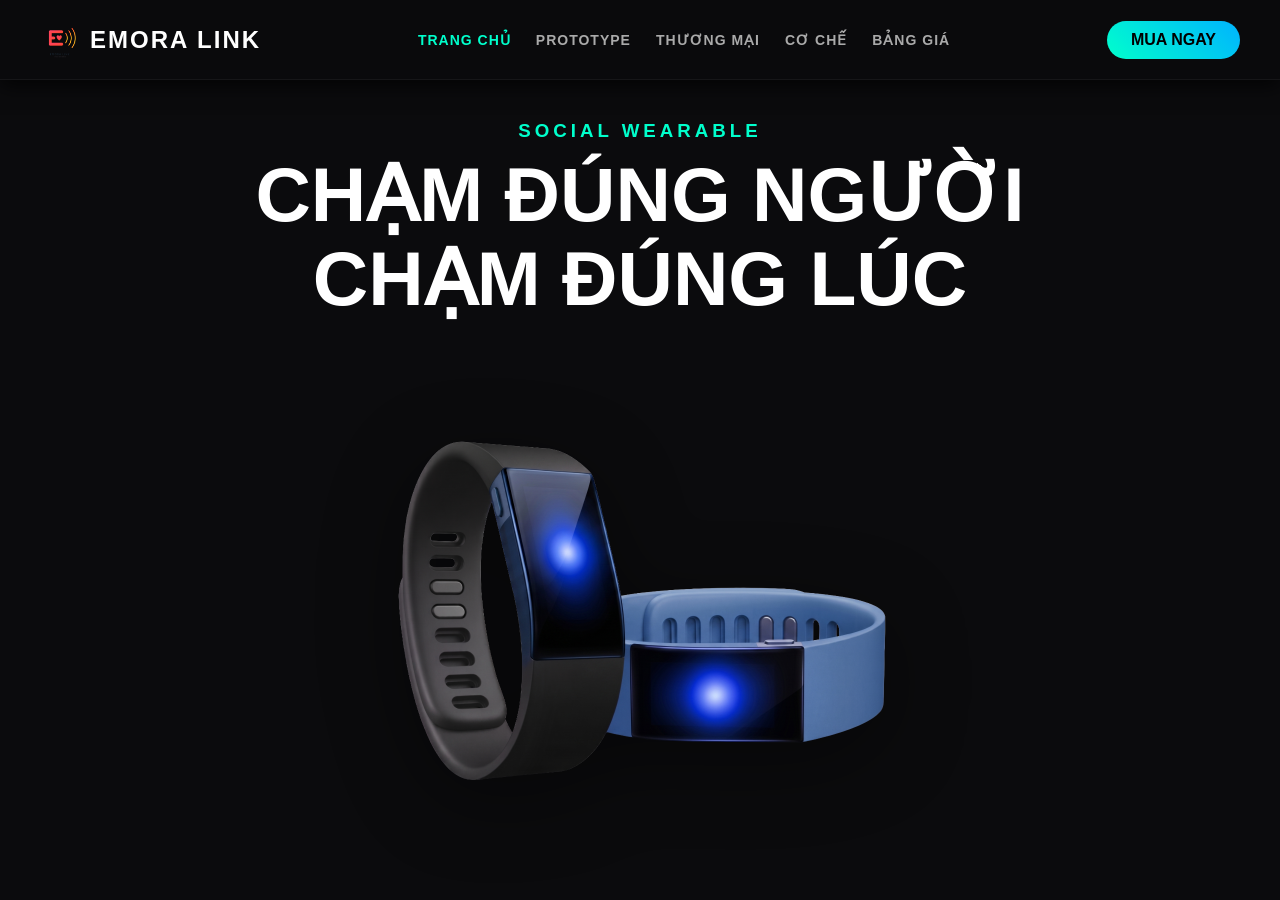
<file: index.html>
<!DOCTYPE html>
<html lang="vi">
<head>
    <meta charset="UTF-8">
    <meta name="viewport" content="width=device-width, initial-scale=1.0">
    <title>Tổng Quan - EMORA LINK</title>
    <link rel="stylesheet" href="style.css">
    <link rel="icon" href="img/logo.ico" type="image/x-icon">
</head>
<body>
    <header>
        <a href="index.html" class="logo-box">
            <img src="img/logo.png" alt="Logo">
            <span>EMORA LINK</span>
        </a>
        <nav id="main-nav">
            <a href="index.html">Trang chủ</a>
            <a href="prototype.html">Prototype</a>
            <a href="thuong-mai.html">Thương Mại</a>
            <a href="co-che.html">Cơ Chế</a>
            <a href="bang-gia.html">Bảng Giá</a>
        </nav>
        <a href="bang-gia.html" class="btn-buy">MUA NGAY</a>
    </header>

    <div class="fullpage-wrapper">
        <div class="sections-container" id="sections-container">
            
            <!-- TRANG 1: HERO -->
            <div class="section active">
                <div class="epic-layout">
                    <h3 style="color: var(--neon-cyan); letter-spacing: 4px; margin-bottom: 10px;">SOCIAL WEARABLE</h3>
                    <h1 style="font-size: clamp(3rem, 6vw, 5rem); font-weight: 900; line-height: 1.1; margin-bottom: 20px; text-transform: uppercase;">Chạm đúng người<br>Chạm đúng lúc</h1>
                    <img src="img/watch_blue.png" class="main-img floating" alt="EMORA LINK">
                </div>
            </div>

            <!-- TRANG 2: THỰC TRẠNG VĨ MÔ (ĐÃ THAY ẢNH BẰNG VIDEO) -->
            <div class="section">
                <div class="split-layout">
                    <div class="col-img">
                        <!-- Thẻ Video thay thế cho ảnh -->
                        <video src="video/noi-co-don.mp4" class="main-video" autoplay loop muted playsinline></video>
                    </div>
                    <div class="col-text text-left">
                        <h3 style="color: #ff9900;">BỐI CẢNH XÃ HỘI</h3>
                        <h2>CÔ ĐƠN GIỮA THỜI ĐẠI SỐ</h2>
                        <ul class="list-info">
                            <li>Trong kỷ nguyên số, khi mạng xã hội ảo lên ngôi, người trẻ lại càng dễ rơi vào trạng thái cô đơn giữa đám đông.</li>
                            <li>Theo WHO, <strong>16% dân số thế giới</strong> từng trải qua cô đơn, biến đây thành vấn đề sức khỏe cộng đồng toàn cầu.</li>
                            <li>Nghịch lý là sự cô lập gia tăng giữa thời đại công nghệ. Ví dụ như ứng dụng Sileme ở Trung Quốc chuyên gửi cảnh báo nếu người sống một mình không xác nhận an toàn.</li>
                        </ul>
                    </div>
                </div>
            </div>

            <!-- TRANG 3: THỰC TRẠNG VI MÔ & KHẢO SÁT -->
            <div class="section">
                <div class="split-layout">
                    <div class="col-text text-left">
                        <h3 style="color: var(--neon-cyan);">VẤN ĐỀ CỦA GEN Z</h3>
                        <h2>NỖI SỢ SỰ GƯỢNG GẠO</h2>
                        <ul class="list-info">
                            <li><strong>53% sinh viên</strong> gặp khó khăn khi bắt chuyện với người lạ ở nơi đông người.</li>
                            <li><strong>69% bày tỏ mong muốn</strong> có công cụ nhận diện người chung sở thích để dễ kết nối.</li>
                            <li>Theo đại diện Công ty Mộc Phát: <em>"Rào cản lớn nhất của các bạn trẻ là nỗi sợ sự gượng gạo, dẫn đến việc chọn cách an toàn nhất là cắm mặt vào điện thoại"</em>.</li>
                            <li><strong>Giải pháp:</strong> EMORA LINK đóng vai trò như 1 chất xúc tác giúp giảm rào cản tâm lý ban đầu.</li>
                        </ul>
                        
                        <!-- Link xem toàn bộ khảo sát -->
                        <a href="https://docs.google.com/forms/d/1mPF1oWNkUTOFIFxZSbmr8eJjEkjFWpYO9R8rcoPGiXM/edit#responses"
   class="survey-link"
   target="_blank"
   rel="noopener noreferrer">
                            <span class="icon">📊</span> Nhấn vào đây để xem toàn bộ khảo sát
                        </a>
                    </div>
                    
                    <!-- GALLERY TƯƠNG TÁC: 1 VIDEO LỚN + 3 BIỂU ĐỒ NHỎ -->
                    <div class="col-gallery">
                        <!-- Video Lớn -->
                        <div class="main-display">
                            <video id="main-video" src="video/noi-so.mp4" autoplay loop muted playsinline></video>
                            <button id="mute-toggle" class="mute-btn">🔇 Bật âm thanh</button>
                        </div>
                        
                        <!-- 3 Biểu Đồ Nhỏ bằng CSS -->
                        <div class="thumbnail-track">
                            <!-- Biểu đồ 1: Mức độ khó -->
                            <div class="mini-chart-box" title="53% Gặp khó khăn">
                                <div class="mini-donut" style="background: conic-gradient(var(--neon-blue) 0% 16%, var(--neon-magenta) 16% 53%, #ff9900 53% 85%, var(--neon-cyan) 85% 100%); box-shadow: 0 0 15px var(--neon-magenta);">
                                    <div class="mini-donut-inner">53%</div>
                                </div>
                                <div class="mini-chart-title">Gặp<br>khó khăn</div>
                            </div>

                            <!-- Biểu đồ 2: Mong muốn công cụ -->
                            <div class="mini-chart-box" title="69% Cần công cụ">
                                <div class="mini-donut" style="background: conic-gradient(var(--neon-blue) 0% 69%, #ff9900 69% 86%, var(--neon-magenta) 86% 100%); box-shadow: 0 0 15px var(--neon-blue);">
                                    <div class="mini-donut-inner">69%</div>
                                </div>
                                <div class="mini-chart-title">Cần<br>công cụ</div>
                            </div>

                            <!-- Biểu đồ 3: Đối tượng (Năm 1-2) -->
                            <div class="mini-chart-box" title="55% Là Sinh viên Năm 1-2">
                                <div class="mini-donut" style="background: conic-gradient(var(--neon-blue) 0% 29%, var(--neon-magenta) 29% 55%, #ff9900 55% 79%, var(--neon-cyan) 79% 100%); box-shadow: 0 0 15px var(--neon-cyan);">
                                    <div class="mini-donut-inner">55%</div>
                                </div>
                                <div class="mini-chart-title">SV Năm<br>1 & 2</div>
                            </div>
                        </div>
                    </div>
                </div>
            </div>
            </div>
        </div>
    </div>
    <script src="script.js"></script>
</body>
</html>
</file>
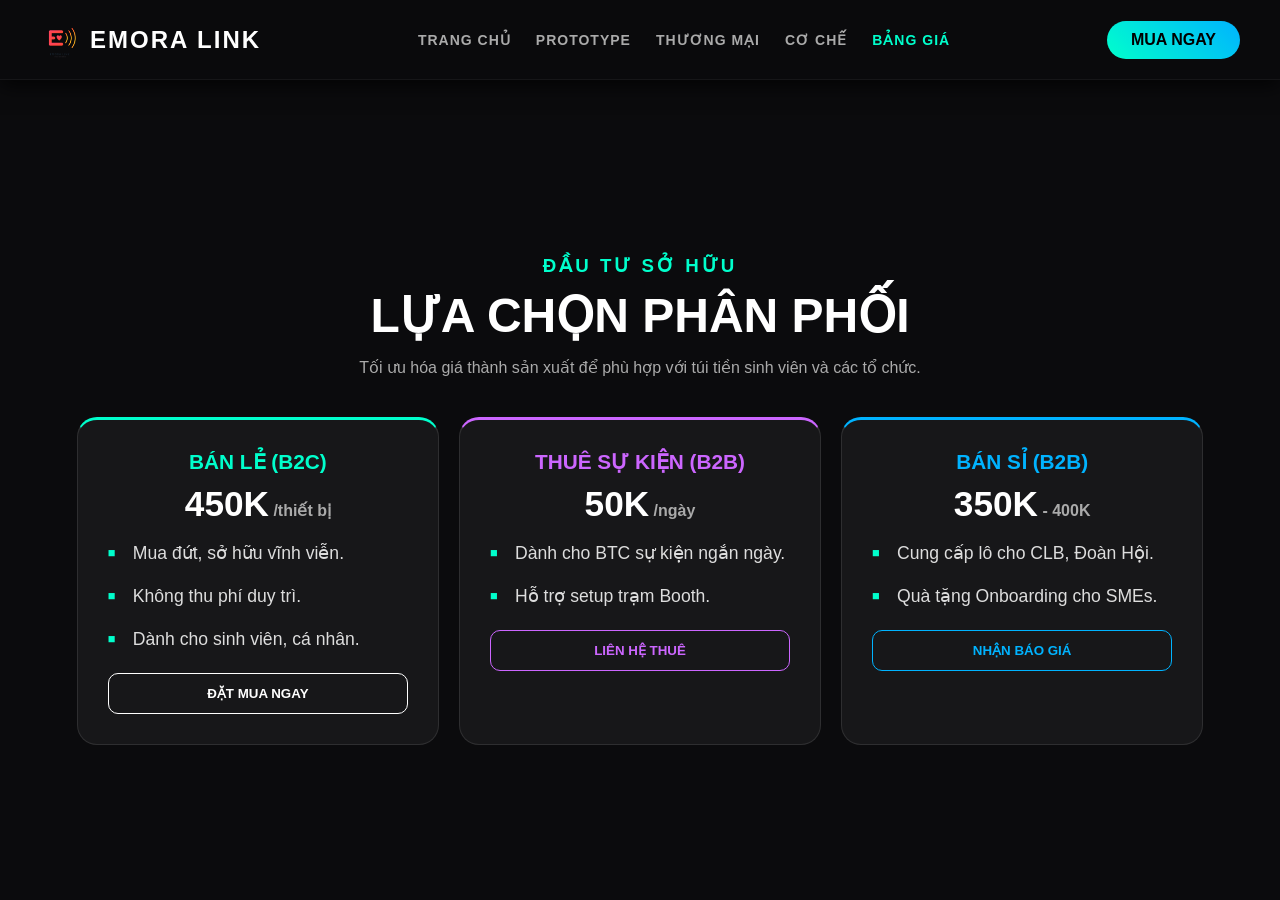
<file: bang-gia.html>
<!DOCTYPE html>
<html lang="vi">
<head>
    <meta charset="UTF-8">
    <title>Bảng Giá - EMORA LINK</title>
    <link rel="stylesheet" href="style.css">
    <link rel="icon" href="img/logo.ico" type="image/x-icon">
    <style>
        .price-wrapper { display: flex; flex-wrap: wrap; gap: 20px; width: 100%; max-width: 1200px; margin-top: 10px;}
        .price-card { background: var(--glass-bg); border: 1px solid rgba(255,255,255,0.1); padding: 30px; border-radius: 20px; flex: 1; min-width: 250px; transition: 0.3s;}
        .price-card:hover { background: rgba(255,255,255,0.08); transform: translateY(-5px);}
        .price-card h4 { font-size: 1.3rem; margin-bottom: 10px;}
        .price-val { font-size: 2.2rem; font-weight: bold; margin-bottom: 15px;}
        .btn-outline { width: 100%; padding: 12px; background: transparent; border: 1px solid #fff; color: #fff; border-radius: 10px; cursor: pointer; font-weight: bold; transition: 0.3s;}
        .btn-outline:hover { background: #fff; color: #000;}
    </style>
</head>
<body>
    <header>
        <a href="index.html" class="logo-box"><img src="img/logo.png" alt="Logo"><span>EMORA LINK</span></a>
        <nav id="main-nav">
            <a href="index.html">Trang chủ</a><a href="prototype.html">Prototype</a>
            <a href="thuong-mai.html">Thương Mại</a><a href="co-che.html">Cơ Chế</a>
            <a href="bang-gia.html">Bảng Giá</a>
        </nav>
        <a href="bang-gia.html" class="btn-buy">MUA NGAY</a>
    </header>

    <div class="fullpage-wrapper">
        <div class="sections-container" id="sections-container">
            <div class="section">
                <div class="epic-layout">
                    <h3 style="color: var(--neon-cyan); letter-spacing: 3px; margin-bottom: 10px;">ĐẦU TƯ SỞ HỮU</h3>
                    <h2 style="font-size: 3rem; margin-bottom: 15px;">LỰA CHỌN PHÂN PHỐI</h2>
                    <p style="color: #aaa; margin-bottom: 30px;">Tối ưu hóa giá thành sản xuất để phù hợp với túi tiền sinh viên và các tổ chức.</p>
                    
                    <div class="price-wrapper">
                        <div class="price-card" style="border-top: 3px solid var(--neon-cyan);">
                            <h4 style="color: var(--neon-cyan);">BÁN LẺ (B2C)</h4>
                            <div class="price-val">450K<span style="font-size: 1rem; color:#aaa"> /thiết bị</span></div>
                            <ul class="list-info" style="text-align: left;">
                                <li>Mua đứt, sở hữu vĩnh viễn.</li>
                                <li>Không thu phí duy trì.</li>
                                <li>Dành cho sinh viên, cá nhân.</li>
                            </ul>
                            <button class="btn-outline">ĐẶT MUA NGAY</button>
                        </div>
                        
                        <div class="price-card" style="border-top: 3px solid var(--neon-magenta);">
                            <h4 style="color: var(--neon-magenta);">THUÊ SỰ KIỆN (B2B)</h4>
                            <div class="price-val">50K<span style="font-size: 1rem; color:#aaa"> /ngày</span></div>
                            <ul class="list-info" style="text-align: left;">
                                <li>Dành cho BTC sự kiện ngắn ngày.</li>
                                <li>Hỗ trợ setup trạm Booth.</li>
                            </ul>
                            <button class="btn-outline" style="border-color: var(--neon-magenta); color: var(--neon-magenta);">LIÊN HỆ THUÊ</button>
                        </div>

                        <div class="price-card" style="border-top: 3px solid var(--neon-blue);">
                            <h4 style="color: var(--neon-blue);">BÁN SỈ (B2B)</h4>
                            <div class="price-val">350K<span style="font-size: 1rem; color:#aaa"> - 400K</span></div>
                            <ul class="list-info" style="text-align: left;">
                                <li>Cung cấp lô cho CLB, Đoàn Hội.</li>
                                <li>Quà tặng Onboarding cho SMEs.</li>
                            </ul>
                            <button class="btn-outline" style="border-color: var(--neon-blue); color: var(--neon-blue);">NHẬN BÁO GIÁ</button>
                        </div>
                    </div>
                </div>
            </div>
        </div>
    </div>
    <script src="script.js"></script>
</body>
</html>
</file>
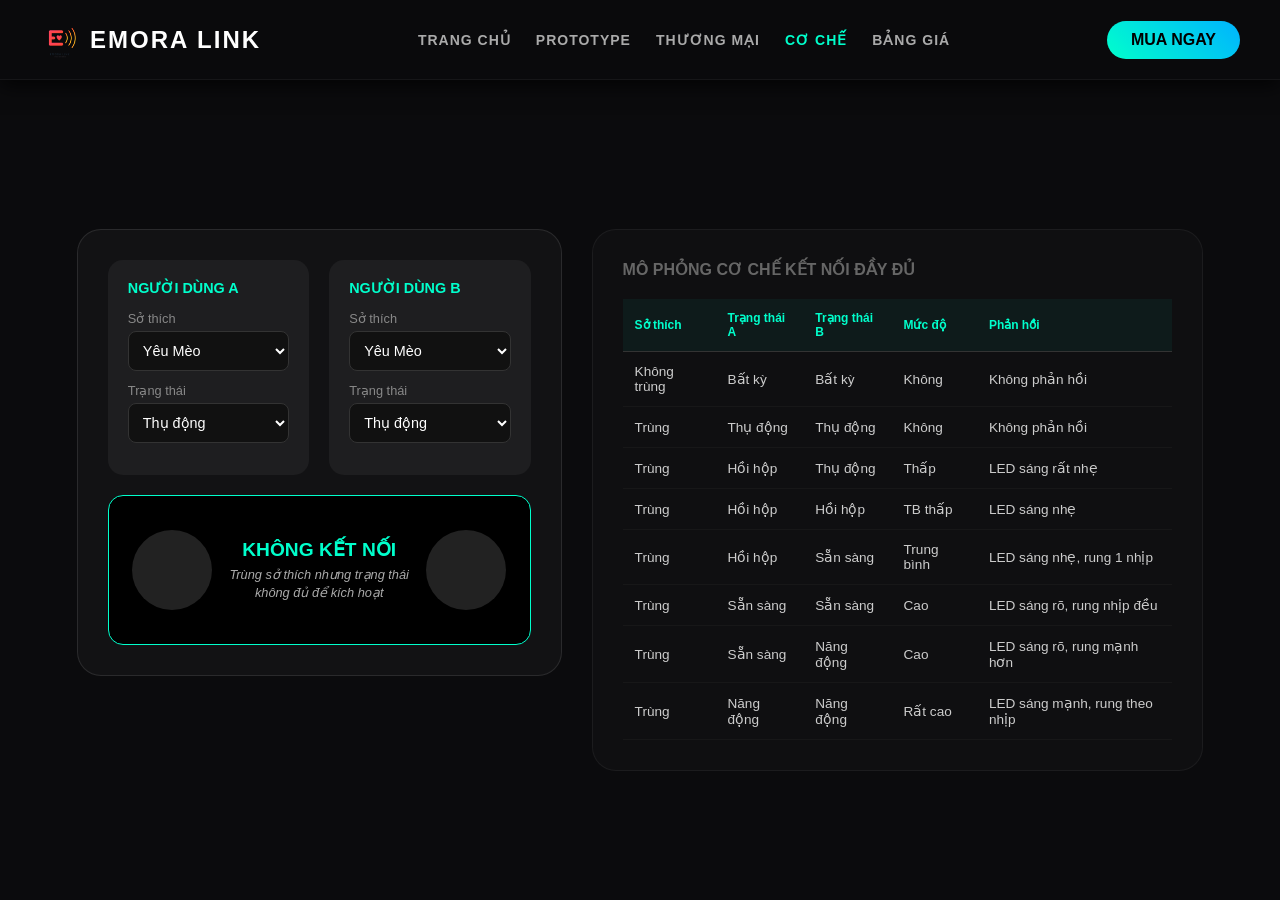
<file: co-che.html>
<!DOCTYPE html>
<html lang="vi">
<head>
    <meta charset="UTF-8">
    <meta name="viewport" content="width=device-width, initial-scale=1.0">
    <title>Cơ Chế - EMORA LINK</title>
    <link rel="stylesheet" href="style.css">
    <link rel="icon" href="img/logo.ico" type="image/x-icon">
    <style>
        /* --- DASHBOARD DASHBOARD 2 CỘT TỐI ƯU --- */
        .dashboard-container {
            display: flex;
            width: 100%;
            max-width: 1500px;
            gap: 30px;
            align-items: flex-start;
            margin-top: 20px;
        }

        .simulator-sidebar {
            flex: 1;
            background: rgba(255, 255, 255, 0.03);
            padding: 30px;
            border-radius: 24px;
            border: 1px solid rgba(255, 255, 255, 0.1);
            display: flex;
            flex-direction: column;
            gap: 20px;
        }

        .user-config-grid {
            display: grid;
            grid-template-columns: 1fr 1fr;
            gap: 20px;
        }

        .user-panel {
            background: rgba(255, 255, 255, 0.05);
            padding: 20px;
            border-radius: 15px;
        }

        .user-panel h4 {
            color: var(--neon-cyan);
            font-size: 0.9rem;
            margin-bottom: 15px;
            text-transform: uppercase;
        }

        .select-group { margin-bottom: 12px; }
        .select-group label { display: block; color: #888; font-size: 0.8rem; margin-bottom: 5px; }
        
        select {
            width: 100%;
            padding: 10px;
            background: #111;
            color: #fff;
            border: 1px solid #333;
            border-radius: 8px;
            font-size: 0.9rem;
            cursor: pointer;
        }

        .display-screen {
            background: #000;
            border-radius: 15px;
            border: 1px solid var(--neon-cyan);
            padding: 20px;
            display: flex;
            align-items: center;
            justify-content: space-around;
            min-height: 150px;
        }

        .device-node {
            width: 80px; height: 80px;
            background: #222;
            border-radius: 50%;
            display: flex; align-items: center; justify-content: center;
            transition: 0.3s;
        }

        .led-active {
            width: 22px; height: 22px;
            background: var(--neon-cyan);
            border-radius: 50%;
            opacity: 0;
            transition: 0.5s;
        }

        .status-info { text-align: center; max-width: 200px; }
        .status-info h5 { font-size: 1.2rem; color: var(--neon-cyan); margin-bottom: 5px; text-transform: uppercase; }
        .status-info p { font-size: 0.8rem; color: #aaa; font-style: italic; line-height: 1.4; }

        .table-data-side {
            flex: 1.3;
            background: rgba(255, 255, 255, 0.02);
            padding: 30px;
            border-radius: 24px;
            border: 1px solid rgba(255, 255, 255, 0.05);
            max-height: 85vh;
            overflow-y: auto;
        }

        .table-data-side h3 {
            font-size: 1rem;
            color: #666;
            margin-bottom: 20px;
            text-transform: uppercase;
        }

        .huawei-table {
            width: 100%;
            border-collapse: collapse;
        }

        .huawei-table th {
            text-align: left;
            padding: 12px;
            color: var(--neon-cyan);
            font-size: 0.75rem;
            border-bottom: 1px solid #333;
            background: rgba(0, 255, 204, 0.05);
        }

        .huawei-table td {
            padding: 12px;
            color: #ccc;
            font-size: 0.85rem;
            border-bottom: 1px solid rgba(255,255,255,0.03);
        }

        .huawei-table tr:hover td { color: #fff; background: rgba(255,255,255,0.03); }

        @keyframes vibrate-mild { 0%, 100% { transform: translate(0); } 25% { transform: translate(-1px, 1px); } 75% { transform: translate(1px, -1px); } }
        @keyframes vibrate-strong { 0%, 100% { transform: translate(0); } 25% { transform: translate(-3px, 3px); } 75% { transform: translate(3px, -3px); } }
        
        .vibrating-mild { animation: vibrate-mild 0.15s linear infinite; }
        .vibrating-strong { animation: vibrate-strong 0.1s linear infinite; }

        @media (max-width: 1100px) {
            .dashboard-container { flex-direction: column; }
            .simulator-sidebar, .table-data-side { width: 100%; }
        }
    </style>
</head>
<body>
    <header>
        <a href="index.html" class="logo-box"><img src="img/logo.png" alt="Logo"><span>EMORA LINK</span></a>
        <nav id="main-nav">
            <a href="index.html">Trang chủ</a><a href="prototype.html">Prototype</a>
            <a href="thuong-mai.html">Thương Mại</a><a href="co-che.html" class="active-link">Cơ Chế</a>
            <a href="bang-gia.html">Bảng Giá</a>
        </nav>
        <a href="bang-gia.html" class="btn-buy">MUA NGAY</a>
    </header>

    <div class="fullpage-wrapper">
        <div class="sections-container" id="sections-container">
            
            <div class="section">
                <div class="dashboard-container">
                    
                    <!-- CỘT TRÁI: BỘ MÔ PHỎNG (ĐÃ NÂNG CẤP LOGIC) -->
                    <div class="simulator-sidebar">
                        <div class="user-config-grid">
                            <div class="user-panel">
                                <h4>NGƯỜI DÙNG A</h4>
                                <div class="select-group">
                                    <label>Sở thích</label>
                                    <select id="hobby-a">
                                        <option value="cat">Yêu Mèo</option>
                                        <option value="book">Yêu Sách</option>
                                    </select>
                                </div>
                                <div class="select-group">
                                    <label>Trạng thái</label>
                                    <select id="state-a">
                                        <option value="passive">Thụ động</option>
                                        <option value="nervous">Hồi hộp</option>
                                        <option value="ready">Sẵn sàng</option>
                                        <option value="active">Năng động</option>
                                    </select>
                                </div>
                            </div>
                            <div class="user-panel">
                                <h4>NGƯỜI DÙNG B</h4>
                                <div class="select-group">
                                    <label>Sở thích</label>
                                    <select id="hobby-b">
                                        <option value="cat">Yêu Mèo</option>
                                        <option value="music">Yêu Nhạc</option>
                                    </select>
                                </div>
                                <div class="select-group">
                                    <label>Trạng thái</label>
                                    <select id="state-b">
                                        <option value="passive">Thụ động</option>
                                        <option value="nervous">Hồi hộp</option>
                                        <option value="ready">Sẵn sàng</option>
                                        <option value="active">Năng động</option>
                                    </select>
                                </div>
                            </div>
                        </div>

                        <div class="display-screen">
                            <div class="device-node" id="dev-a"><div class="led-active" id="led-a"></div></div>
                            <div class="status-info">
                                <h5 id="match-label">CHỜ QUÉT...</h5>
                                <p id="match-desc">Lựa chọn cấu hình để xem phản hồi thiết bị</p>
                            </div>
                            <div class="device-node" id="dev-b"><div class="led-active" id="led-b"></div></div>
                        </div>
                    </div>

                    <!-- CỘT PHẢI: BẢNG DỮ LIỆU ĐẦY ĐỦ 8 TRƯỜNG HỢP -->
                    <div class="table-data-side">
                        <h3>Mô phỏng cơ chế kết nối đầy đủ</h3>
                        <table class="huawei-table">
                            <thead>
                                <tr>
                                    <th>Sở thích</th>
                                    <th>Trạng thái A</th>
                                    <th>Trạng thái B</th>
                                    <th>Mức độ</th>
                                    <th>Phản hồi</th>
                                </tr>
                            </thead>
                            <tbody>
                                <tr><td>Không trùng</td><td>Bất kỳ</td><td>Bất kỳ</td><td>Không</td><td>Không phản hồi</td></tr>
                                <tr><td>Trùng</td><td>Thụ động</td><td>Thụ động</td><td>Không</td><td>Không phản hồi</td></tr>
                                <tr><td>Trùng</td><td>Hồi hộp</td><td>Thụ động</td><td>Thấp</td><td>LED sáng rất nhẹ</td></tr>
                                <tr><td>Trùng</td><td>Hồi hộp</td><td>Hồi hộp</td><td>TB thấp</td><td>LED sáng nhẹ</td></tr>
                                <tr><td>Trùng</td><td>Hồi hộp</td><td>Sẵn sàng</td><td>Trung bình</td><td>LED sáng nhẹ, rung 1 nhịp</td></tr>
                                <tr><td>Trùng</td><td>Sẵn sàng</td><td>Sẵn sàng</td><td>Cao</td><td>LED sáng rõ, rung nhịp đều</td></tr>
                                <tr><td>Trùng</td><td>Sẵn sàng</td><td>Năng động</td><td>Cao</td><td>LED sáng rõ, rung mạnh hơn</td></tr>
                                <tr><td>Trùng</td><td>Năng động</td><td>Năng động</td><td>Rất cao</td><td>LED sáng mạnh, rung theo nhịp</td></tr>
                            </tbody>
                        </table>
                    </div>

                </div>
            </div>

            <div class="section" id="sec-simulation">
                <div class="epic-layout">
                    <div class="radar-bg" id="radar">
                        <div class="wave wave-1"></div><div class="wave wave-2"></div><div class="wave wave-3"></div>
                    </div>
                    <img src="img/distance.png" class="epic-img" alt="Radar">
                    <div class="epic-text">
                        <h2>KẾT NỐI KHÔNG GIỚI HẠN</h2>
                        <p style="font-size: 1.3rem;">Chỉ một chạm NFC mượt mà. Thiết bị tự động <strong>rung haptics</strong><br>và lóe sáng <strong>đèn LED rực rỡ</strong> đồng bộ tức thì.</p>
                    </div>
                </div>
            </div>
        </div>
    </div>

    <script src="script.js"></script>
    <script>
        const hobbyA = document.getElementById('hobby-a');
        const hobbyB = document.getElementById('hobby-b');
        const stateA = document.getElementById('state-a');
        const stateB = document.getElementById('state-b');
        const label = document.getElementById('match-label');
        const desc = document.getElementById('match-desc');
        const ledA = document.getElementById('led-a');
        const ledB = document.getElementById('led-b');
        const devA = document.getElementById('dev-a');
        const devB = document.getElementById('dev-b');

        function updateSim() {
            let hA = hobbyA.value; let hB = hobbyB.value;
            let sA = stateA.value; let sB = stateB.value;

            // Reset trạng thái
            ledA.style.opacity = "0"; ledB.style.opacity = "0";
            ledA.style.boxShadow = "none"; ledB.style.boxShadow = "none";
            devA.classList.remove('vibrating-mild', 'vibrating-strong');
            devB.classList.remove('vibrating-mild', 'vibrating-strong');

            // LỚP 1: KIỂM TRA SỞ THÍCH
            if (hA !== hB) {
                label.innerText = "KHÔNG KẾT NỐI";
                desc.innerText = "Sở thích không trùng khớp";
                return;
            }

            // LỚP 2: KIỂM TRA TRẠNG THÁI
            // RẤT CAO: Năng động - Năng động
            if (sA === 'active' && sB === 'active') {
                label.innerText = "RẤT CAO";
                desc.innerText = "Đèn LED sáng mạnh, rung theo nhịp liên tục";
                ledA.style.opacity = "1"; ledB.style.opacity = "1";
                ledA.style.boxShadow = "0 0 35px var(--neon-cyan)"; ledB.style.boxShadow = "0 0 35px var(--neon-cyan)";
                devA.classList.add('vibrating-strong'); devB.classList.add('vibrating-strong');
            }
            // CAO: Sẵn sàng - Năng động
            else if ((sA === 'ready' && sB === 'active') || (sB === 'ready' && sA === 'active')) {
                label.innerText = "CAO";
                desc.innerText = "Đèn LED sáng rõ, rung mạnh hơn";
                ledA.style.opacity = "0.9"; ledB.style.opacity = "0.9";
                ledA.style.boxShadow = "0 0 20px var(--neon-cyan)"; ledB.style.boxShadow = "0 0 20px var(--neon-cyan)";
                devA.classList.add('vibrating-strong'); devB.classList.add('vibrating-strong');
            }
            // CAO: Sẵn sàng - Sẵn sàng
            else if (sA === 'ready' && sB === 'ready') {
                label.innerText = "CAO";
                desc.innerText = "Đèn LED sáng rõ, rung nhịp đều";
                ledA.style.opacity = "0.8"; ledB.style.opacity = "0.8";
                ledA.style.boxShadow = "0 0 15px var(--neon-cyan)"; ledB.style.boxShadow = "0 0 15px var(--neon-cyan)";
                devA.classList.add('vibrating-mild'); devB.classList.add('vibrating-mild');
            }
            // TRUNG BÌNH: Hồi hộp - Sẵn sàng
            else if ((sA === 'nervous' && sB === 'ready') || (sB === 'nervous' && sA === 'ready')) {
                label.innerText = "TRUNG BÌNH";
                desc.innerText = "Đèn LED sáng nhẹ, rung ngắn (1 nhịp)";
                ledA.style.opacity = "0.6"; ledB.style.opacity = "0.6";
                devA.classList.add('vibrating-mild'); devB.classList.add('vibrating-mild');
                setTimeout(() => { 
                    devA.classList.remove('vibrating-mild'); 
                    devB.classList.remove('vibrating-mild'); 
                }, 400);
            }
            // TRUNG BÌNH THẤP: Hồi hộp - Hồi hộp
            else if (sA === 'nervous' && sB === 'nervous') {
                label.innerText = "TRUNG BÌNH THẤP";
                desc.innerText = "Đèn LED sáng nhẹ";
                ledA.style.opacity = "0.4"; ledB.style.opacity = "0.4";
            }
            // THẤP: Hồi hộp - Thụ động
            else if ((sA === 'nervous' && sB === 'passive') || (sB === 'nervous' && sA === 'passive')) {
                label.innerText = "THẤP";
                desc.innerText = "Đèn LED sáng rất nhẹ";
                ledA.style.opacity = "0.2"; ledB.style.opacity = "0.2";
            }
            // KHÔNG KẾT NỐI: Thụ động - Thụ động hoặc tương đương
            else {
                label.innerText = "KHÔNG KẾT NỐI";
                desc.innerText = "Trùng sở thích nhưng trạng thái không đủ để kích hoạt";
            }
        }

        [hobbyA, hobbyB, stateA, stateB].forEach(el => el.addEventListener('change', updateSim));
        updateSim();
    </script>
</body>
</html>
</file>
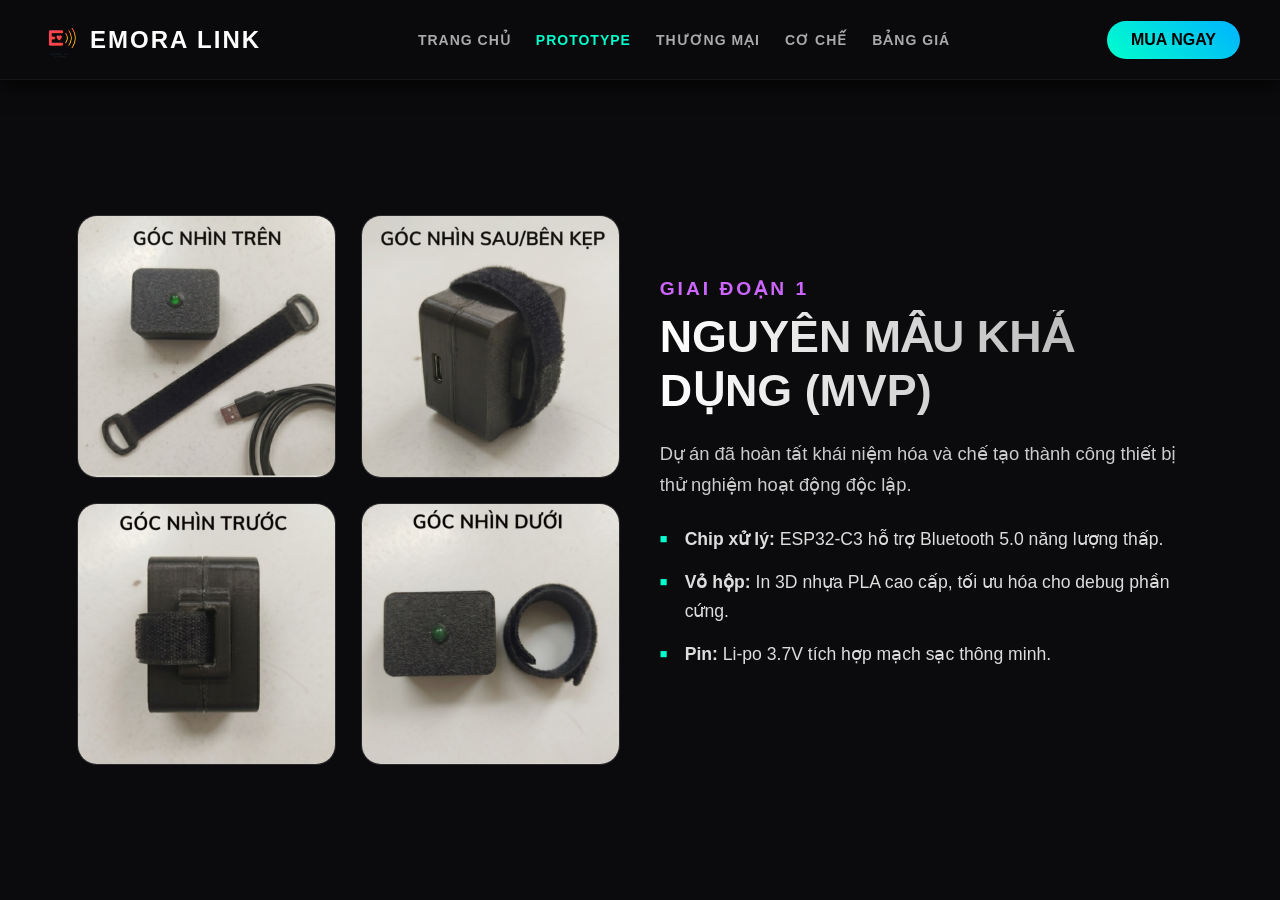
<file: prototype.html>
<!DOCTYPE html>
<html lang="vi">
<head>
    <meta charset="UTF-8">
    <title>Prototype - EMORA LINK</title>
    <link rel="stylesheet" href="style.css">
    <link rel="icon" href="img/logo.ico" type="image/x-icon">
    
    <!-- CSS VIẾT RIÊNG CHO TRANG NÀY - SIÊU NGẦU -->
    <style>
        /* --- 1. HIỆU ỨNG 4 ẢNH GRID 3D --- */
        .proto-grid { 
            display: grid; 
            grid-template-columns: 1fr 1fr; 
            gap: 25px; 
            perspective: 1000px; /* Tạo không gian 3D */
        }

        .proto-item {
            position: relative;
            border-radius: 20px;
            overflow: hidden;
            background: rgba(255, 255, 255, 0.03);
            border: 1px solid rgba(255, 255, 255, 0.1);
            transition: all 0.5s cubic-bezier(0.23, 1, 0.32, 1);
            cursor: crosshair;
        }

        .proto-item img {
            width: 100%;
            height: 100%;
            object-fit: cover;
            transition: transform 0.6s ease;
        }

        /* Khi rờ chuột: Nghiêng 3D và sáng viền */
        .proto-item:hover {
            transform: rotateX(10deg) rotateY(-10deg) scale(1.05);
            border-color: var(--neon-cyan);
            box-shadow: 0 20px 40px rgba(0, 255, 204, 0.3), 
                        inset 0 0 20px rgba(0, 255, 204, 0.2);
            z-index: 10;
        }

        .proto-item:hover img {
            transform: scale(1.1);
        }

        /* --- 2. HIỆU ỨNG MATCH (SÓNG RADAR) --- */
        .interaction-container {
            display: flex;
            align-items: center;
            justify-content: center;
            gap: 80px;
            height: 400px;
            position: relative;
        }

        .device-node {
            position: relative;
            width: 220px;
            height: 220px;
            z-index: 5;
        }

        .device-node img {
            width: 100%;
            height: 100%;
            object-fit: contain;
            filter: drop-shadow(0 0 10px rgba(255,255,255,0.1));
        }

        /* Đèn LED nhấp nháy */
        .led-indicator {
            position: absolute;
            top: 45%; left: 50%;
            transform: translate(-50%, -50%);
            width: 15px; height: 15px;
            background: #00ff00;
            border-radius: 50%;
            opacity: 0;
        }

        /* Sóng kết nối rực rỡ */
        .wave-emitter {
            position: absolute;
            top: 50%; left: 50%;
            transform: translate(-50%, -50%);
            width: 100%; height: 100%;
            pointer-events: none;
        }

        .pulse-wave {
            position: absolute;
            top: 50%; left: 50%;
            transform: translate(-50%, -50%);
            border: 2px solid #00ff00;
            border-radius: 50%;
            opacity: 0;
        }

        /* Kích hoạt khi slide active */
        .active .match-success .led-indicator {
            animation: heartBeat 1.5s infinite;
            opacity: 1;
        }

        .active .match-success .pulse-wave {
            animation: radarExpand 2.5s linear infinite;
        }

        .active .match-success .pw-2 { animation-delay: 1.2s; }

        /* --- 3. HIỆU ỨNG LỌC (GLITCH) --- */
        .active .match-fail .device-node {
            filter: grayscale(1) contrast(1.2) opacity(0.6);
            animation: staticNoise 0.2s infinite;
        }

        .fail-barrier {
            font-size: 3rem;
            color: #444;
            text-shadow: 0 0 10px rgba(255,0,0,0.2);
            font-weight: 900;
            opacity: 0.3;
        }

        /* --- ANIMATIONS KEYFRAMES --- */
        @keyframes heartBeat {
            0% { transform: translate(-50%, -50%) scale(1); box-shadow: 0 0 5px #00ff00; }
            50% { transform: translate(-50%, -50%) scale(1.3); box-shadow: 0 0 25px 10px #00ff00; }
            100% { transform: translate(-50%, -50%) scale(1); box-shadow: 0 0 5px #00ff00; }
        }

        @keyframes radarExpand {
            0% { width: 50px; height: 50px; opacity: 1; }
            100% { width: 500px; height: 500px; opacity: 0; }
        }

        @keyframes staticNoise {
            0% { transform: translate(0,0); }
            25% { transform: translate(1px, -1px); }
            50% { transform: translate(-1px, 1px); }
            100% { transform: translate(0,0); }
        }

        @media (max-width: 900px) {
            .interaction-container { gap: 20px; flex-direction: column; }
            .device-node { width: 150px; height: 150px; }
        }
    </style>
</head>
<body>
    <header>
        <a href="index.html" class="logo-box"><img src="img/logo.png" alt="Logo"><span>EMORA LINK</span></a>
        <nav id="main-nav">
            <a href="index.html">Trang chủ</a>
            <a href="prototype.html" class="active-link">Prototype</a>
            <a href="thuong-mai.html">Thương Mại</a>
            <a href="co-che.html">Cơ Chế</a>
            <a href="bang-gia.html">Bảng Giá</a>
        </nav>
        <a href="bang-gia.html" class="btn-buy">MUA NGAY</a>
    </header>

    <div class="fullpage-wrapper">
        <div class="sections-container" id="sections-container">
            
            <!-- SLIDE 1: CÔNG NGHỆ MVP -->
            <div class="section active">
                <div class="split-layout">
                    <div class="col-img">
                        <div class="proto-grid">
                            <div class="proto-item"><img src="img/top_view.png" alt="Góc trên"></div>
                            <div class="proto-item"><img src="img/behind_view.png" alt="Góc sau"></div>
                            <div class="proto-item"><img src="img/front_view.png" alt="Góc trước"></div>
                            <div class="proto-item"><img src="img/under_view.png" alt="Góc dưới"></div>
                        </div>
                    </div>
                    <div class="col-text text-left">
                        <h3 style="color: var(--neon-magenta);">GIAI ĐOẠN 1</h3>
                        <h2>NGUYÊN MẪU KHẢ DỤNG (MVP)</h2>
                        <p>Dự án đã hoàn tất khái niệm hóa và chế tạo thành công thiết bị thử nghiệm hoạt động độc lập.</p>
                        <ul class="list-info">
                            <li><strong>Chip xử lý:</strong> ESP32-C3 hỗ trợ Bluetooth 5.0 năng lượng thấp.</li>
                            <li><strong>Vỏ hộp:</strong> In 3D nhựa PLA cao cấp, tối ưu hóa cho debug phần cứng.</li>
                            <li><strong>Pin:</strong> Li-po 3.7V tích hợp mạch sạc thông minh.</li>
                        </ul>
                    </div>
                </div>
            </div>

            <!-- SLIDE 2: MINH HOẠ KẾT NỐI -->
            <div class="section">
                <div class="split-layout">
                    <div class="col-text text-left">
                        <h3 style="color: #00ffcc;">VẬN HÀNH THỰC TẾ</h3>
                        <h2>KẾT NỐI TỨC THÌ</h2>
                        <p>Minh họa thiết bị hoạt động thực tế. Khi hai người dùng có sự tương đồng về sở thích, hệ thống lập tức bắt sóng và phát ra hào quang xanh báo hiệu.</p>
                    </div>
                    <div class="col-img">
                        <div class="interaction-container match-success">
                            <div class="device-node">
                                <img src="img/pro_matched_A.png" alt="Thiết bị A">
                                <div class="led-indicator"></div>
                                <div class="wave-emitter">
                                    <div class="pulse-wave"></div>
                                    <div class="pulse-wave pw-2"></div>
                                </div>
                            </div>
                            <div class="device-node">
                                <img src="img/pro_matched_B.png" alt="Thiết bị B">
                                <div class="led-indicator"></div>
                                <div class="wave-emitter">
                                    <div class="pulse-wave"></div>
                                    <div class="pulse-wave pw-2"></div>
                                </div>
                            </div>
                        </div>
                    </div>
                </div>
            </div>

            <!-- SLIDE 3: MINH HOẠ LỌC ĐỐI TƯỢNG -->
            <div class="section">
                <div class="split-layout">
                    <div class="col-img">
                        <div class="interaction-container match-fail">
                            <div class="device-node"><img src="img/pro_unmatched_A.png" alt="Thiết bị C"></div>
                            <div class="fail-barrier">✕</div>
                            <div class="device-node"><img src="img/pro_unmatched_B.png" alt="Thiết bị D"></div>
                        </div>
                    </div>
                    <div class="col-text text-left">
                        <h3 style="color: #666;">THUẬT TOÁN THÔNG MINH</h3>
                        <h2>BẢO MẬT & CHỌN LỌC</h2>
                        <p>Mặc dù đứng gần nhau, nhưng nếu không có sự trùng khớp về dữ liệu sở thích, thiết bị vẫn giữ nguyên trạng thái tĩnh để đảm bảo quyền riêng tư.</p>
                    </div>
                </div>
            </div>

        </div>
    </div>
    
    <script src="script.js"></script>
</body>
</html>
</file>
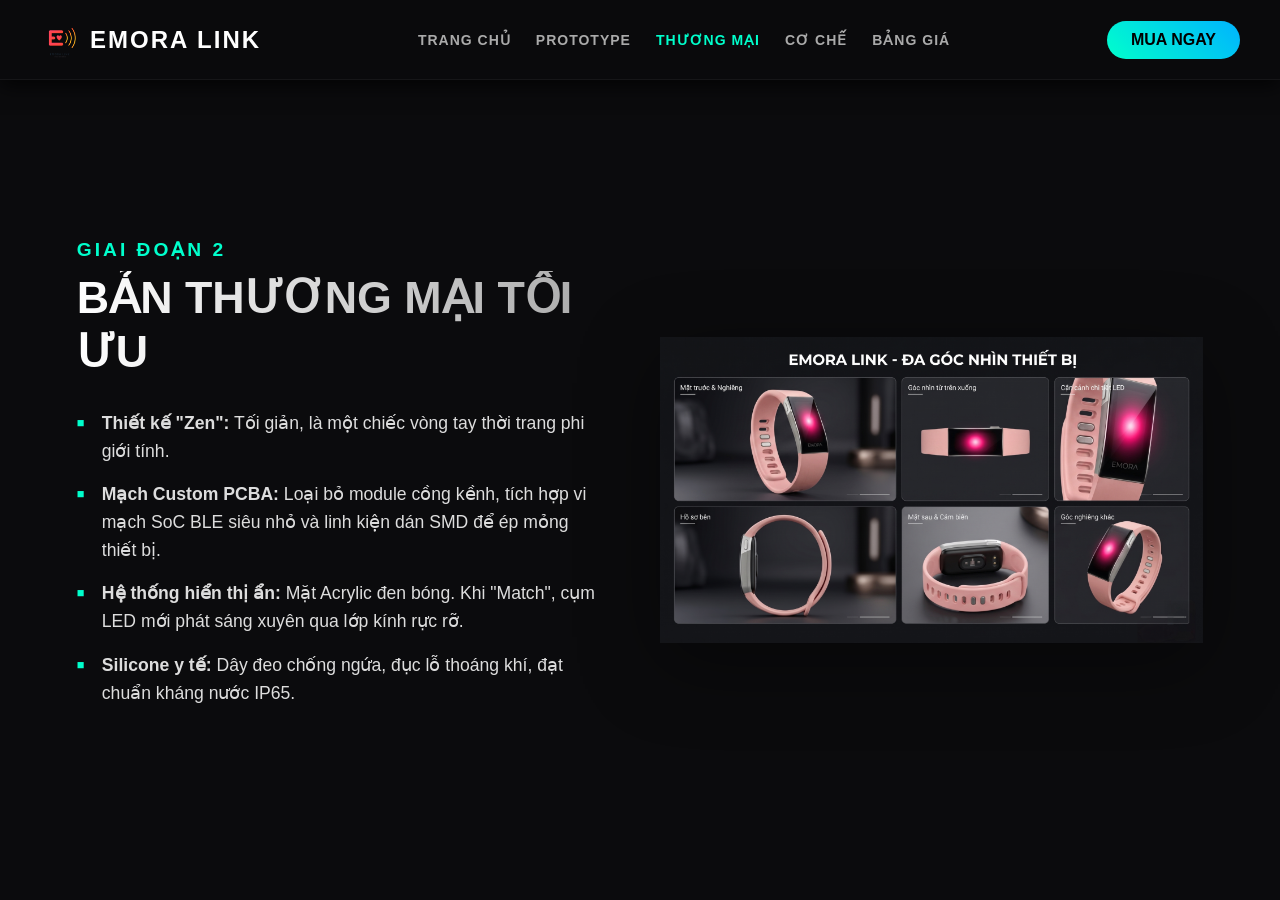
<file: thuong-mai.html>
<!DOCTYPE html>
<html lang="vi">
<head>
    <meta charset="UTF-8">
    <title>Thương Mại - EMORA LINK</title>
    <link rel="stylesheet" href="style.css">
    <link rel="icon" href="img/logo.ico" type="image/x-icon">
</head>
<body>
    <header>
        <a href="index.html" class="logo-box"><img src="img/logo.png" alt="Logo"><span>EMORA LINK</span></a>
        <nav id="main-nav">
            <a href="index.html">Trang chủ</a><a href="prototype.html">Prototype</a>
            <a href="thuong-mai.html">Thương Mại</a><a href="co-che.html">Cơ Chế</a>
            <a href="bang-gia.html">Bảng Giá</a>
        </nav>
        <a href="bang-gia.html" class="btn-buy">MUA NGAY</a>
    </header>

    <div class="fullpage-wrapper">
        <div class="sections-container" id="sections-container">
            
            <div class="section">
                <div class="split-layout">
                    <div class="col-text text-left">
                        <h3 style="color: var(--neon-cyan);">GIAI ĐOẠN 2</h3>
                        <h2>BẢN THƯƠNG MẠI TỐI ƯU</h2>
                        <ul class="list-info">
                            <li><strong>Thiết kế "Zen":</strong> Tối giản, là một chiếc vòng tay thời trang phi giới tính.</li>
                            <li><strong>Mạch Custom PCBA:</strong> Loại bỏ module cồng kềnh, tích hợp vi mạch SoC BLE siêu nhỏ và linh kiện dán SMD để ép mỏng thiết bị.</li>
                            <li><strong>Hệ thống hiển thị ẩn:</strong> Mặt Acrylic đen bóng. Khi "Match", cụm LED mới phát sáng xuyên qua lớp kính rực rỡ.</li>
                            <li><strong>Silicone y tế:</strong> Dây đeo chống ngứa, đục lỗ thoáng khí, đạt chuẩn kháng nước IP65.</li>
                        </ul>
                    </div>
                    <div class="col-img"><img src="img/sp.png" class="main-img floating" alt="Bản thương mại"></div>
                </div>
            </div>

            <!-- CODE THẺ BAY GIỮ NGUYÊN -->
            <div class="section card-section" id="sec-cat">
                <div class="split-layout">
                    <div class="col-img"><img src="img/sp.png" data-target="img/watch_pink.png" class="watch-img" alt="Watch"></div>
                    <div class="col-text" style="align-items: center; text-align: center;">
                        <h2 style="color: #ff66b2; background: none; -webkit-text-fill-color: #ff66b2;">THẺ: YÊU MÈO</h2>
                        <p>Lan tỏa sắc hồng ngọt ngào và giao diện thú cưng đáng yêu trên cổ tay của bạn.</p>
                        <img src="img/card_pink.png" class="card-img" alt="Thẻ Mèo">
                    </div>
                </div>
            </div>

            <div class="section card-section" id="sec-book">
                <div class="split-layout">
                    <div class="col-img"><img src="img/sp.png" data-target="img/watch_yellow.png" class="watch-img" alt="Watch"></div>
                    <div class="col-text" style="align-items: center; text-align: center;">
                        <h2 style="color: #ffcc00; background: none; -webkit-text-fill-color: #ffcc00;">THẺ: YÊU SÁCH</h2>
                        <p>Khơi nguồn tri thức với ánh sáng vàng cam ấm áp mỗi khi bạn lật mở những trang sách.</p>
                        <img src="img/card_yellow.png" class="card-img" alt="Thẻ Sách">
                    </div>
                </div>
            </div>

            <div class="section card-section" id="sec-sports">
                <div class="split-layout">
                    <div class="col-img"><img src="img/sp.png" data-target="img/watch_blue.png" class="watch-img" alt="Watch"></div>
                    <div class="col-text" style="align-items: center; text-align: center;">
                        <h2 style="color: #00ccff; background: none; -webkit-text-fill-color: #00ccff;">THẺ: YÊU THỂ THAO</h2>
                        <p>Kích hoạt năng lượng bền bỉ và theo dõi vận động cùng dải ánh sáng xanh năng động.</p>
                        <img src="img/card_blue.png" class="card-img" alt="Thẻ Thể thao">
                    </div>
                </div>
            </div>

            <div class="section card-section" id="sec-music">
                <div class="split-layout">
                    <div class="col-img"><img src="img/sp.png" data-target="img/watch_violet.png" class="watch-img" alt="Watch"></div>
                    <div class="col-text" style="align-items: center; text-align: center;">
                        <h2 style="color: #cc66ff; background: none; -webkit-text-fill-color: #cc66ff;">THẺ: YÊU NHẠC</h2>
                        <p>Đắm chìm vào không gian âm nhạc sống động với sắc tím huyền ảo đầy cảm hứng.</p>
                        <img src="img/card_violet.png" class="card-img" alt="Thẻ Âm nhạc">
                    </div>
                </div>
            </div>

        </div>
    </div>
    <script src="script.js"></script>
</body>
</html>
</file>
<file: style.css>
/* --- RESET & VARIABLES --- */
:root {
    --bg-color: #0b0b0d; --text-color: #ffffff;
    --neon-cyan: #00ffcc; --neon-magenta: #cc66ff; --neon-blue: #00b3ff;
    --glass-bg: rgba(255, 255, 255, 0.05);
}
* { margin: 0; padding: 0; box-sizing: border-box; font-family: -apple-system, BlinkMacSystemFont, "Segoe UI", sans-serif; }
body, html { background-color: var(--bg-color); color: var(--text-color); width: 100vw; height: 100vh; overflow: hidden; }

/* --- CƠ CHẾ SLIDE --- */
.fullpage-wrapper { width: 100vw; height: 100vh; position: relative; overflow: hidden; }
.sections-container { width: 100%; height: 100%; transition: transform 1s cubic-bezier(0.77, 0, 0.175, 1); }

/* ĐÃ SỬA: Tăng padding-top lên 120px để tuyệt đối không bị Menu che chữ */
.section { height: 100vh; width: 100vw; display: flex; align-items: center; justify-content: center; position: relative; padding: 120px 6% 40px 6%; overflow: hidden; }

/* --- HEADER & MENU --- */
header { position: fixed; top: 0; width: 100%; height: 80px; padding: 0 40px; display: flex; justify-content: space-between; align-items: center; background: rgba(11, 11, 13, 0.95); backdrop-filter: blur(20px); z-index: 1000; box-shadow: 0 5px 20px rgba(0, 0, 0, 0.8); border-bottom: 1px solid rgba(255, 255, 255, 0.05); }
.logo-box { display: flex; align-items: center; gap: 10px; cursor: pointer; text-decoration: none;}
.logo-box img { height: 40px; }
.logo-box span { font-size: 24px; font-weight: 900; letter-spacing: 2px; color: #fff;}
nav { display: flex; gap: 25px; }
nav a { color: #aaa; text-decoration: none; font-size: 14px; font-weight: 600; text-transform: uppercase; letter-spacing: 1px; transition: color 0.3s; }
nav a:hover, nav a.active-link { color: var(--neon-cyan); }
.btn-buy { padding: 10px 24px; background: linear-gradient(45deg, var(--neon-cyan), var(--neon-blue)); color: #000; border-radius: 30px; border: none; font-weight: bold; cursor: pointer; transition: 0.3s; text-decoration: none;}
.btn-buy:hover { transform: scale(1.05); box-shadow: 0 0 15px rgba(0, 255, 204, 0.4); }

/* --- LAYOUT CHUNG --- */
.split-layout { display: flex; width: 100%; max-width: 1400px; height: 100%; align-items: center; justify-content: space-between; gap: 40px; margin: 0 auto;}
.col-img { width: 50%; height: 100%; display: flex; justify-content: center; align-items: center; position: relative;}
.col-text { width: 50%; max-height: 80vh; overflow-y: auto; padding-right: 20px; display: flex; flex-direction: column; justify-content: center; z-index: 30; opacity: 0; transform: translateY(30px); transition: all 0.8s ease 0.3s; scrollbar-width: thin; scrollbar-color: var(--neon-cyan) transparent; }
.col-text::-webkit-scrollbar { width: 4px; }
.col-text::-webkit-scrollbar-thumb { background: var(--neon-cyan); border-radius: 10px; }
.active .col-text { opacity: 1; transform: translateY(0); }
.text-left { text-align: left; }

/* TYPOGRAPHY */
.col-text h3 { font-size: 1.2rem; color: var(--neon-magenta); letter-spacing: 3px; text-transform: uppercase; margin-bottom: 10px;}
.col-text h2 { font-size: clamp(1.8rem, 3.5vw, 3.2rem); margin-bottom: 20px; line-height: 1.2; text-transform: uppercase; background: linear-gradient(to right, #fff, #aaa); -webkit-background-clip: text; -webkit-text-fill-color: transparent;}
.col-text p { color: #ccc; font-size: 1.15rem; line-height: 1.7; margin-bottom: 15px;}
.list-info { list-style: none; margin-top: 10px; margin-bottom: 20px;}
.list-info li { color: #ddd; font-size: 1.1rem; line-height: 1.6; margin-bottom: 15px; padding-left: 25px; position: relative;}
.list-info li::before { content: "■"; position: absolute; left: 0; color: var(--neon-cyan); font-size: 0.8rem; top: 4px;}

/* IMAGES, VIDEOS & ANIMATIONS */
.main-img { max-height: 60vh; width: auto; max-width: 100%; object-fit: contain; filter: drop-shadow(0 20px 40px rgba(0,0,0,0.4)); }
.main-video { max-height: 50vh; width: 100%; object-fit: cover; border-radius: 16px; border: 1px solid rgba(255,255,255,0.1); box-shadow: 0 10px 30px rgba(0,0,0,0.5); }
.floating { animation: levitate 4s ease-in-out infinite; }
@keyframes levitate { 0%, 100% { transform: translateY(0); filter: drop-shadow(0 10px 20px rgba(0, 255, 204, 0.1)); } 50% { transform: translateY(-20px); filter: drop-shadow(0 30px 50px rgba(0, 255, 204, 0.3)); } }

/* STYLES QUÉT THẺ */
.watch-img { max-height: 65vh; width: auto; max-width: 100%; object-fit: contain; transition: all 0.5s ease; position: relative; z-index: 10; }
.card-img { max-height: 40vh; max-width: 90%; object-fit: contain; transition: transform 0.8s cubic-bezier(0.34, 1.56, 0.64, 1), opacity 0.5s; z-index: 50; }
.card-img.scanning { transform: translateX(-35vw) scale(1.1) rotate(-10deg); }
.watch-img.flash { filter: drop-shadow(0 0 80px var(--glow-color)) brightness(1.5); transform: scale(1.05); }
#sec-cat { --glow-color: #ff66b2; } #sec-book { --glow-color: #ffcc00; } #sec-sports { --glow-color: #00ccff; } #sec-music { --glow-color: #cc66ff; }

/* STYLES RADAR & EPIC LAYOUT */
.epic-layout { position: relative; display: flex; flex-direction: column; align-items: center; justify-content: center; text-align: center; width: 100%; height: 100%; z-index: 2; margin-top: 20px;}
.epic-img { max-height: 60vh; z-index: 10; filter: drop-shadow(0 0 40px rgba(0, 255, 204, 0.4)); animation: levitate 3s ease-in-out infinite; }
.epic-text { z-index: 10; margin-top: 20px; opacity: 0; transform: translateY(30px); transition: all 0.8s ease 0.5s;}
.active .epic-text { opacity: 1; transform: translateY(0); }
.epic-text h2 { font-size: clamp(2rem, 5vw, 3.5rem); background: linear-gradient(90deg, var(--neon-cyan), var(--neon-magenta), var(--neon-cyan)); background-size: 200% auto; -webkit-background-clip: text; -webkit-text-fill-color: transparent; margin-bottom: 10px; animation: gradient-text 3s linear infinite; }
.radar-bg { position: absolute; top: 40%; left: 50%; transform: translate(-50%, -50%); width: 1px; height: 1px; z-index: 1; }
.wave { position: absolute; top: 50%; left: 50%; transform: translate(-50%, -50%); border-radius: 50%; border: 4px solid rgba(0, 255, 204, 0.6); opacity: 0; }
.active-waves .wave-1 { animation: ripple 2.5s linear infinite; } .active-waves .wave-2 { animation: ripple 2.5s linear infinite 0.8s; } .active-waves .wave-3 { animation: ripple 2.5s linear infinite 1.6s; }
@keyframes ripple { 0% { width: 50px; height: 50px; opacity: 1; border-width: 10px; } 100% { width: 1500px; height: 1500px; opacity: 0; border-width: 1px; } }
@keyframes gradient-text { to { background-position: 200% center; } }


/* =========================================================
   GIAO DIỆN ĐIỆN THOẠI (MOBILE RESPONSIVE) - CHUẨN APP 
========================================================= */
@media (max-width: 900px) {
    /* Điều chỉnh bố cục dọc */
    .split-layout { flex-direction: column; justify-content: flex-start; gap: 15px; }
    .col-img { height: 40%; width: 100%; order: 1; }
    .col-text { height: 60%; width: 100%; max-height: none; padding-right: 0; text-align: center; order: 2; padding-bottom: 30px;}
    .text-left { text-align: center; }
    .text-left ul { text-align: left; display: inline-block; }
    
    /* Thu nhỏ Ảnh & Video trên Mobile */
    .main-img, .watch-img { max-height: 35vh; }
    .main-video { max-height: 30vh; }
    .card-img { max-height: 25vh; }
    .card-img.scanning { transform: translateX(-50vw) scale(1.1) rotate(-10deg); }

    /* Chuyển Header thành App Bar ở dưới đáy */
    header { height: 60px; padding: 0 20px; box-shadow: none; border-bottom: none; }
    .logo-box span { font-size: 20px; }
    .btn-buy { display: none; } /* Ẩn nút mua ở header trên mobile */
    
    nav { 
        position: fixed; bottom: 0; left: 0; width: 100%; height: 65px; 
        background: rgba(11, 11, 13, 0.98); backdrop-filter: blur(20px); 
        border-top: 1px solid rgba(255, 255, 255, 0.1); 
        justify-content: space-around; align-items: center; padding: 0 5px; z-index: 1000;
        gap: 0;
    }
    nav a { font-size: 11px; padding: 10px 5px; text-align: center; }
    
    /* Điều chỉnh padding Section để tránh đè Menu đáy */
    .section { padding-top: 80px; padding-bottom: 80px; }
}

/* =========================================================
   STYLES CHO GALLERY (VIDEO LỚN + 3 BIỂU ĐỒ NHỎ CSS)
========================================================= */
.col-gallery {
    width: 50%;
    display: flex;
    flex-direction: column;
    gap: 15px;
    z-index: 20;
}

/* Video lớn */
.main-display {
    position: relative;
    width: 100%;
    border-radius: 16px;
    overflow: hidden;
    box-shadow: 0 15px 35px rgba(0,0,0,0.6);
    border: 1px solid rgba(255, 255, 255, 0.1);
}

#main-video {
    width: 100%;
    display: block;
    aspect-ratio: 16/9;
    object-fit: cover;
    transition: transform 0.5s cubic-bezier(0.25, 1, 0.5, 1);
}

.main-display:hover #main-video {
    transform: scale(1.05); /* Phóng to nhẹ khi rờ vào video */
}

/* Nút bật/tắt âm thanh */
.mute-btn {
    position: absolute;
    bottom: 15px;
    right: 15px;
    background: rgba(0, 0, 0, 0.6);
    color: #fff;
    border: 1px solid rgba(255, 255, 255, 0.2);
    padding: 8px 16px;
    border-radius: 20px;
    cursor: pointer;
    font-size: 13px;
    backdrop-filter: blur(10px);
    -webkit-backdrop-filter: blur(10px);
    z-index: 10;
    transition: all 0.3s ease;
}

.mute-btn:hover {
    background: rgba(0, 255, 204, 0.8);
    color: #000;
    border-color: #00ffcc;
    transform: scale(1.05);
}

/* Track chứa 3 biểu đồ */
.thumbnail-track {
    display: flex;
    justify-content: space-between;
    width: 100%;
    gap: 15px;
}

/* Từng box biểu đồ nhỏ */
.mini-chart-box {
    width: calc(33.333% - 10px);
    aspect-ratio: 16/11;
    background: rgba(255, 255, 255, 0.02);
    border: 1px solid rgba(255, 255, 255, 0.08);
    border-radius: 12px;
    display: flex;
    flex-direction: column;
    align-items: center;
    justify-content: center;
    gap: 10px;
    cursor: pointer;
    transition: all 0.4s cubic-bezier(0.25, 1, 0.5, 1);
}

.mini-chart-box:hover {
    transform: scale(1.15) translateY(-5px); /* Phóng to và nảy lên khi rờ chuột */
    background: rgba(255, 255, 255, 0.06);
    border-color: var(--neon-cyan);
    box-shadow: 0 10px 25px rgba(0, 255, 204, 0.2);
    z-index: 10;
}

/* Vòng tròn Donut Neon */
.mini-donut {
    width: 55px;
    height: 55px;
    border-radius: 50%;
    display: flex;
    align-items: center;
    justify-content: center;
    animation: spin-chart 1.5s cubic-bezier(0.2, 0.8, 0.2, 1);
}

.mini-donut-inner {
    width: 38px;
    height: 38px;
    background: #0b0b0d; /* Khớp với màu nền website var(--bg-color) */
    border-radius: 50%;
    display: flex;
    align-items: center;
    justify-content: center;
    font-size: 0.8rem;
    font-weight: 900;
    color: #fff;
    box-shadow: inset 0 0 10px rgba(0,0,0,0.8);
}

/* Tiêu đề dưới biểu đồ */
.mini-chart-title {
    font-size: 0.7rem;
    color: #aaa;
    text-align: center;
    text-transform: uppercase;
    letter-spacing: 0.5px;
    line-height: 1.3;
    transition: color 0.3s;
}

.mini-chart-box:hover .mini-chart-title {
    color: #fff;
    text-shadow: 0 0 5px rgba(255,255,255,0.5);
}

/* Nút Link xem khảo sát */
.survey-link {
    display: inline-flex;
    align-items: center;
    gap: 8px;
    margin-top: 10px;
    color: var(--neon-cyan);
    font-size: 1.1rem;
    font-weight: 600;
    text-decoration: none;
    transition: all 0.3s ease;
    padding: 10px 0;
}

.survey-link:hover {
    color: #fff;
    text-shadow: 0 0 10px var(--neon-cyan);
    transform: translateX(5px);
}

@keyframes spin-chart { 
    from { transform: scale(0.5) rotate(-180deg); opacity: 0; filter: blur(5px); } 
    to { transform: scale(1) rotate(0); opacity: 1; filter: blur(0); } 
}

/* Responsive Mobile bổ sung cho Gallery */
@media (max-width: 900px) {
    .col-gallery { width: 100%; order: 1; margin-bottom: 20px;}
}

/// PROTYPE
</file>
